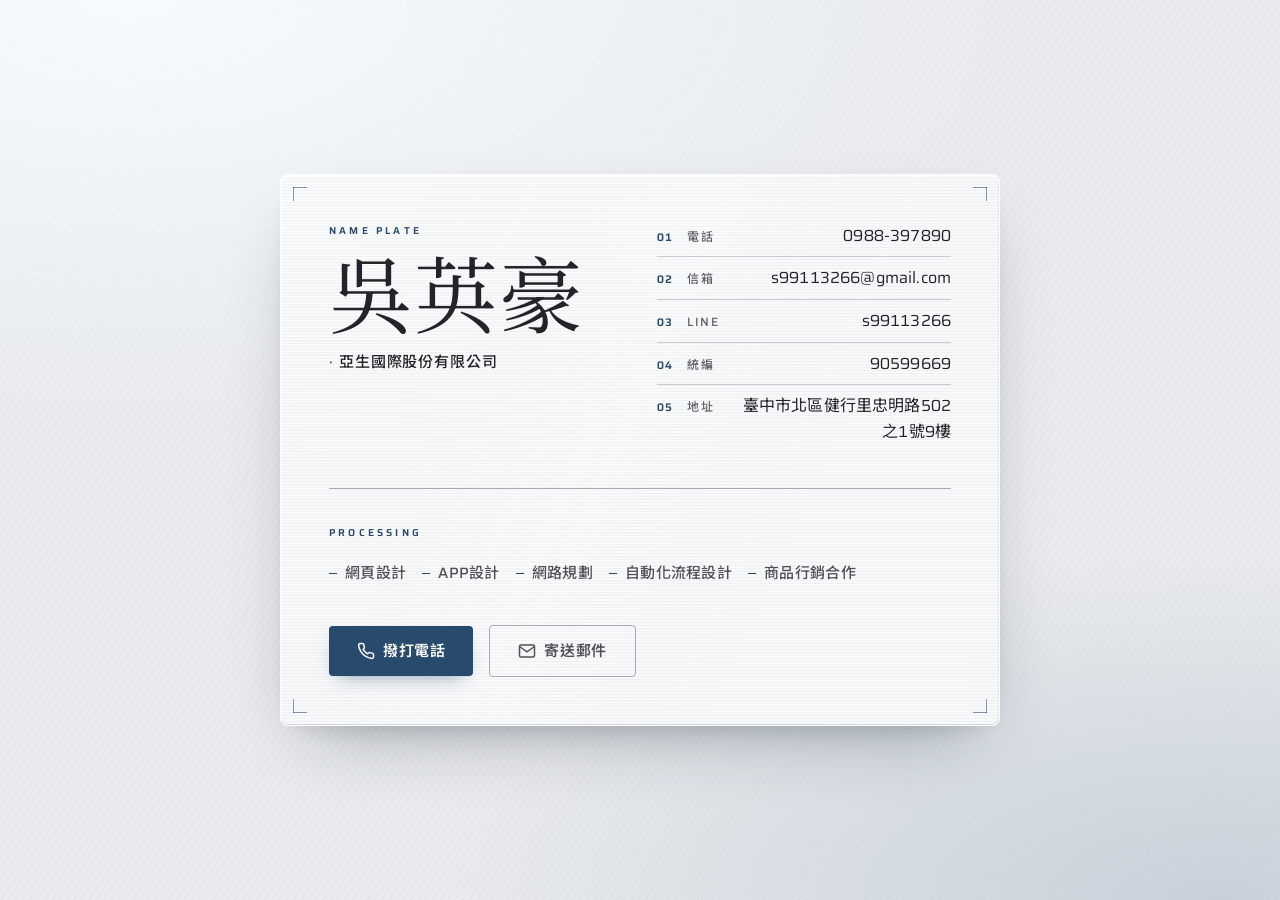
<file: index.html>
<!DOCTYPE html>
<html lang="zh-TW">
<head>
  <!-- 文件編碼與響應式設定 -->
  <meta charset="UTF-8">
  <meta name="viewport" content="width=device-width, initial-scale=1.0">
  <title>數位名片</title>
  <meta name="description" content="">
  <meta name="keywords" content="">
  <meta name="author" content="">
  <meta property="og:title" content="">
  <meta property="og:description" content="">
  <meta property="og:image" content="">
  <meta property="og:type" content="">
  <meta property="og:url" content="">
  <meta name="twitter:card" content="">
  <meta name="twitter:title" content="">
  <meta name="twitter:description" content="">
  <meta name="twitter:image" content="">

  <!-- Google Fonts：Bree Serif、Saira、Noto Serif TC、Noto Sans TC -->
  <link rel="preconnect" href="https://fonts.googleapis.com">
  <link rel="preconnect" href="https://fonts.gstatic.com" crossorigin>
  <link href="https://fonts.googleapis.com/css2?family=Bree+Serif&family=Noto+Sans+TC:wght@400;500;600;700&family=Noto+Serif+TC:wght@400;600;700&family=Saira:wght@400;500;600;700&display=swap" rel="stylesheet">

  <!-- 名片系統樣式 -->
  <link rel="stylesheet" href="assets/css/main.css">
</head>
<body>
  <!-- 名片舞台 -->
  <main class="card-stage" aria-label="數位名片">
    <article class="nameplate" id="nameplate">
      <!-- 四角 CNC 定位標記 -->
      <span class="np-tick np-tick-tl" aria-hidden="true"></span>
      <span class="np-tick np-tick-tr" aria-hidden="true"></span>
      <span class="np-tick np-tick-bl" aria-hidden="true"></span>
      <span class="np-tick np-tick-br" aria-hidden="true"></span>

      <!-- 主體：不對稱雙欄 -->
      <div class="np-grid">
        <!-- 左欄：姓名銘牌（視覺重心） -->
        <header class="np-identity">
          <p class="np-mark" aria-hidden="true">NAME PLATE</p>
          <h1 class="np-name" id="cardName"></h1>
          <p class="np-role"><span id="cardTitle"></span> · <span id="cardCompany"></span></p>
        </header>

        <!-- 右欄：聯絡規格表 -->
        <section class="np-spec" aria-label="聯絡方式">
          <ol class="np-spec-list">
            <li class="np-spec-row" data-key="phone">
              <span class="np-spec-no">01</span>
              <span class="np-spec-key">電話</span>
              <a class="np-spec-val" id="cardPhone" href="#"></a>
            </li>
            <li class="np-spec-row" data-key="fax">
              <span class="np-spec-no">02</span>
              <span class="np-spec-key">傳真</span>
              <span class="np-spec-val" id="cardFax"></span>
            </li>
            <li class="np-spec-row" data-key="email">
              <span class="np-spec-no">03</span>
              <span class="np-spec-key">信箱</span>
              <a class="np-spec-val" id="cardEmail" href="#"></a>
            </li>
            <li class="np-spec-row" data-key="line_id">
              <span class="np-spec-no">04</span>
              <span class="np-spec-key">Line</span>
              <span class="np-spec-val" id="cardLineId"></span>
            </li>
            <li class="np-spec-row" data-key="tax_id">
              <span class="np-spec-no">05</span>
              <span class="np-spec-key">統編</span>
              <span class="np-spec-val" id="cardTaxId"></span>
            </li>
            <li class="np-spec-row" data-key="address">
              <span class="np-spec-no">06</span>
              <span class="np-spec-key">地址</span>
              <span class="np-spec-val" id="cardAddress"></span>
            </li>
          </ol>
        </section>
      </div>

      <!-- 服務項目：横向規格帶 -->
      <section class="np-services" aria-label="服務項目">
        <p class="np-services-mark" aria-hidden="true">PROCESSING</p>
        <ul class="np-services-list" id="cardServicesList">
        </ul>
      </section>

      <!-- 行動區 -->
      <footer class="np-actions">
        <a class="btn btn-primary" id="actionCall" href="#" role="button">
          <svg width="18" height="18" viewBox="0 0 24 24" fill="none" stroke="currentColor" stroke-width="2" aria-hidden="true">
            <path d="M22 16.92v3a2 2 0 0 1-2.18 2 19.79 19.79 0 0 1-8.63-3.07 19.5 19.5 0 0 1-6-6 19.79 19.79 0 0 1-3.07-8.67A2 2 0 0 1 4.11 2h3a2 2 0 0 1 2 1.72 12.84 12.84 0 0 0 .7 2.81 2 2 0 0 1-.45 2.11L8.09 9.91a16 16 0 0 0 6 6l1.27-1.27a2 2 0 0 1 2.11-.45 12.84 12.84 0 0 0 2.81.7A2 2 0 0 1 22 16.92z"/>
          </svg>
          撥打電話
        </a>
        <a class="btn btn-ghost" id="actionEmail" href="#" role="button">
          <svg width="18" height="18" viewBox="0 0 24 24" fill="none" stroke="currentColor" stroke-width="2" aria-hidden="true">
            <path d="M4 4h16c1.1 0 2 .9 2 2v12c0 1.1-.9 2-2 2H4c-1.1 0-2-.9-2-2V6c0-1.1.9-2 2-2z"/>
            <polyline points="22,6 12,13 2,6"/>
          </svg>
          寄送郵件
        </a>
      </footer>
    </article>
  </main>

  <!-- 載入通用工具與名片邏輯（不再使用 API，由 main.js 讀取 mock-data.json） -->
  <script src="assets/js/utils.js"></script>
  <script src="assets/js/main.js"></script>
</body>
</html>
</file>
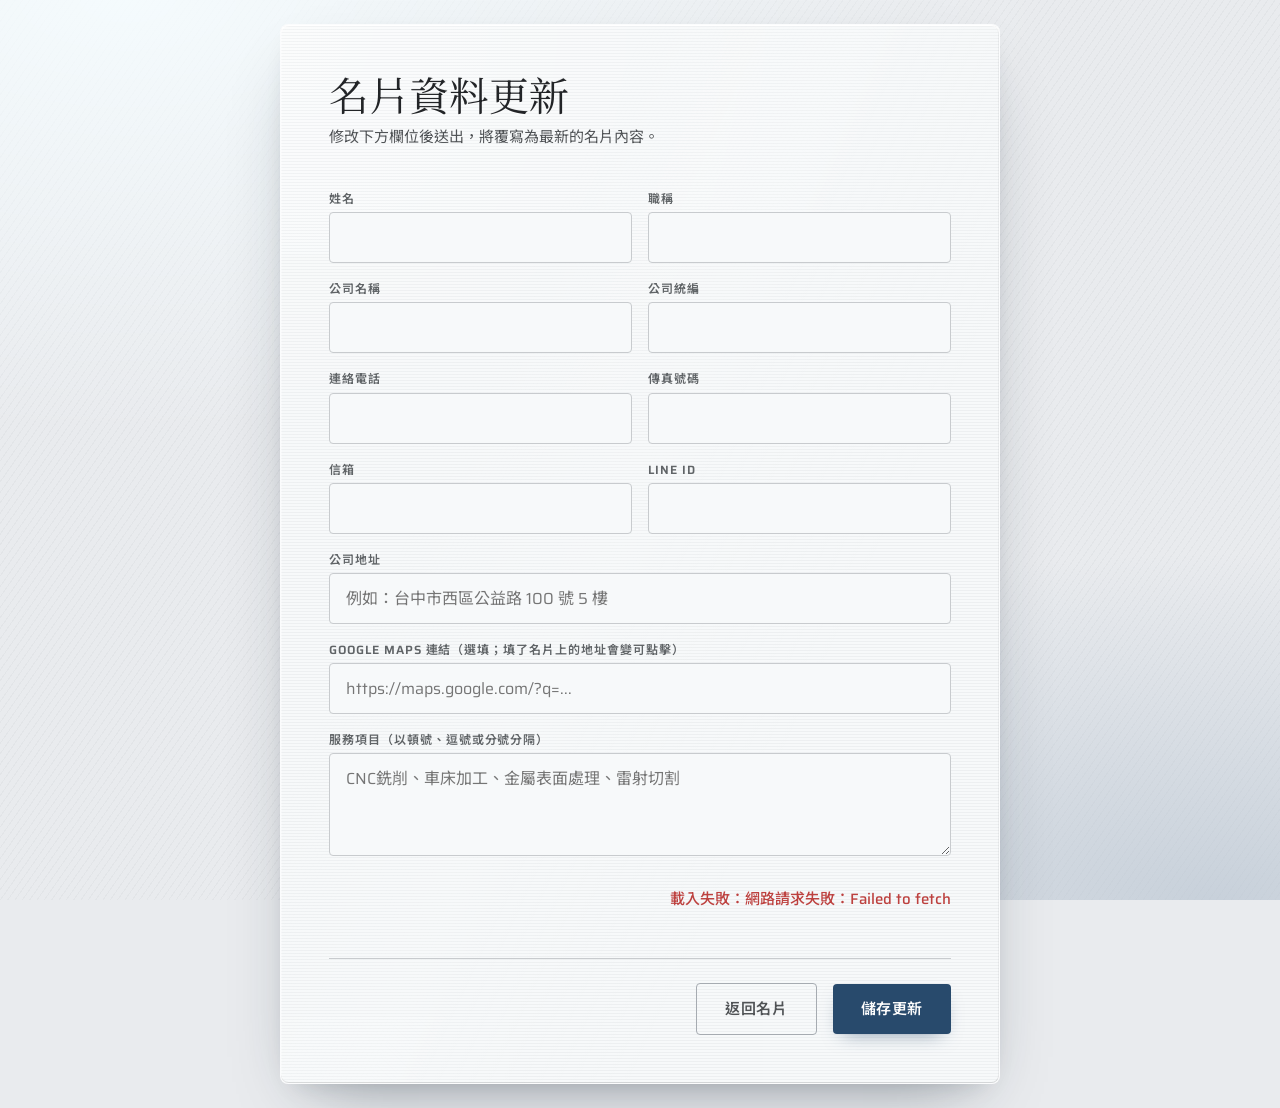
<file: update.html>
<!DOCTYPE html>
<html lang="zh-TW">
<head>
  <meta charset="UTF-8">
  <meta name="viewport" content="width=device-width, initial-scale=1.0">
  <title>名片資料更新</title>
  <meta name="description" content="更新數位名片資料。">

  <!-- Google Fonts -->
  <link rel="preconnect" href="https://fonts.googleapis.com">
  <link rel="preconnect" href="https://fonts.gstatic.com" crossorigin>
  <link href="https://fonts.googleapis.com/css2?family=Bree+Serif&family=Noto+Sans+TC:wght@400;500;600;700&family=Noto+Serif+TC:wght@400;600;700&family=Saira:wght@400;500;600;700&display=swap" rel="stylesheet">

  <!-- 名片系統樣式 -->
  <link rel="stylesheet" href="assets/css/main.css">

  <!-- 更新頁面專屬樣式 -->
  <style>
    .update-stage {
      width: 100%;
      max-width: 720px;
    }

    .update-card {
      position: relative;
      background-color: var(--color-surface);
      border: 1px solid oklch(100% 0 0 / 0.55);
      border-radius: var(--radius-plate);
      padding: clamp(1.75rem, 5vw, 3rem);
      box-shadow: var(--shadow-plate);
      overflow: hidden;
    }

    .update-card::before {
      content: "";
      position: absolute;
      inset: 0;
      pointer-events: none;
      background:
        linear-gradient(115deg, transparent 30%, oklch(100% 0 0 / 0.18) 48%, oklch(100% 0 0 / 0.05) 52%, transparent 70%),
        repeating-linear-gradient(0deg, oklch(82% 0.006 250 / 0.18) 0 1px, transparent 1px 3px),
        radial-gradient(140% 100% at 0% 0%, oklch(100% 0 0 / 0.5), transparent 55%);
      opacity: 0.9;
    }

    .update-card::after {
      content: "";
      position: absolute;
      inset: 0;
      border-radius: inherit;
      pointer-events: none;
      box-shadow:
        inset 0 1px 0 oklch(100% 0 0 / 0.85),
        inset 0 -1px 0 oklch(0% 0 0 / 0.08),
        inset 1px 0 0 oklch(100% 0 0 / 0.35),
        inset -1px 0 0 oklch(0% 0 0 / 0.05);
    }

    .update-header {
      position: relative;
      z-index: 1;
      margin-bottom: var(--space-xl);
    }

    .update-title {
      font-family: var(--font-display);
      font-size: clamp(1.75rem, 5vw, 2.5rem);
      font-weight: 400;
      line-height: 1.1;
      color: var(--color-ink);
      margin: 0 0 var(--space-sm);
      text-shadow:
        0 1px 0 oklch(100% 0 0 / 0.65),
        0 -1px 0 oklch(0% 0 0 / 0.04);
    }

    .update-subtitle {
      font-family: var(--font-body);
      font-size: 0.9375rem;
      color: var(--color-ink-muted);
      margin: 0;
    }

    .update-form {
      position: relative;
      z-index: 1;
      display: grid;
      grid-template-columns: repeat(2, minmax(0, 1fr));
      gap: var(--space-md);
    }

    .form-group {
      display: flex;
      flex-direction: column;
      gap: var(--space-xs);
    }

    .form-group.full-width {
      grid-column: 1 / -1;
    }

    .form-label {
      font-family: var(--font-body);
      font-size: 0.75rem;
      font-weight: 600;
      letter-spacing: 0.08em;
      text-transform: uppercase;
      color: var(--color-ink-subtle);
    }

    .form-input,
    .form-textarea {
      width: 100%;
      padding: 0.75rem 1rem;
      font-family: var(--font-body);
      font-size: 1rem;
      color: var(--color-ink);
      background-color: var(--color-surface);
      border: 1px solid var(--color-border);
      border-radius: var(--radius-btn);
      transition:
        border-color var(--duration-fast) var(--ease-out-quart),
        box-shadow var(--duration-fast) var(--ease-out-quart);
    }

    .form-input:hover,
    .form-textarea:hover {
      border-color: var(--color-border-subtle);
    }

    .form-input:focus,
    .form-textarea:focus {
      outline: none;
      border-color: var(--color-primary-soft);
      box-shadow: 0 0 0 3px oklch(50% 0.08 250 / 0.12);
    }

    .form-textarea {
      min-height: 5rem;
      resize: vertical;
      line-height: 1.6;
    }

    .form-actions {
      grid-column: 1 / -1;
      display: flex;
      flex-wrap: wrap;
      align-items: center;
      justify-content: flex-end;
      gap: var(--space-md);
      margin-top: var(--space-md);
      padding-top: var(--space-lg);
      border-top: 1px solid var(--color-border);
    }

    .form-message {
      grid-column: 1 / -1;
      min-height: 1.5rem;
      font-family: var(--font-body);
      font-size: 0.9375rem;
      font-weight: 500;
      text-align: right;
    }

    .form-message.success { color: oklch(50% 0.1 145); }
    .form-message.error   { color: oklch(55% 0.16 25); }

    .is-loading {
      opacity: 0.7;
      pointer-events: none;
    }

    .spinner {
      display: inline-block;
      width: 1rem;
      height: 1rem;
      border: 2px solid currentColor;
      border-right-color: transparent;
      border-radius: 50%;
      animation: spin 0.75s linear infinite;
      margin-right: var(--space-sm);
      vertical-align: text-bottom;
    }

    @keyframes spin {
      to { transform: rotate(360deg); }
    }

    @media (max-width: 620px) {
      .update-form {
        grid-template-columns: 1fr;
      }

      .form-actions {
        flex-direction: column;
        align-items: stretch;
      }

      .btn {
        width: 100%;
      }
    }
  </style>
</head>
<body>
  <main class="update-stage" aria-label="名片資料更新">
    <article class="update-card" id="updateCard">
      <header class="update-header">
        <h1 class="update-title">名片資料更新</h1>
        <p class="update-subtitle">修改下方欄位後送出，將覆寫為最新的名片內容。</p>
      </header>

      <form class="update-form" id="cardUpdateForm" novalidate>
        <div class="form-group">
          <label class="form-label" for="fieldName">姓名</label>
          <input class="form-input" id="fieldName" name="name" type="text" required>
        </div>

        <div class="form-group">
          <label class="form-label" for="fieldTitle">職稱</label>
          <input class="form-input" id="fieldTitle" name="title" type="text" required>
        </div>

        <div class="form-group">
          <label class="form-label" for="fieldCompany">公司名稱</label>
          <input class="form-input" id="fieldCompany" name="company" type="text" required>
        </div>

        <div class="form-group">
          <label class="form-label" for="fieldTaxId">公司統編</label>
          <input class="form-input" id="fieldTaxId" name="tax_id" type="text" inputmode="numeric">
        </div>

        <div class="form-group">
          <label class="form-label" for="fieldPhone">連絡電話</label>
          <input class="form-input" id="fieldPhone" name="phone" type="tel">
        </div>

        <div class="form-group">
          <label class="form-label" for="fieldFax">傳真號碼</label>
          <input class="form-input" id="fieldFax" name="fax" type="tel">
        </div>

        <div class="form-group">
          <label class="form-label" for="fieldEmail">信箱</label>
          <input class="form-input" id="fieldEmail" name="email" type="email">
        </div>

        <div class="form-group">
          <label class="form-label" for="fieldLineId">Line ID</label>
          <input class="form-input" id="fieldLineId" name="line_id" type="text">
        </div>

        <div class="form-group full-width">
          <label class="form-label" for="fieldAddress">公司地址</label>
          <input class="form-input" id="fieldAddress" name="address" type="text" placeholder="例如：台中市西區公益路 100 號 5 樓">
        </div>

        <div class="form-group full-width">
          <label class="form-label" for="fieldMapUrl">Google Maps 連結（選填；填了名片上的地址會變可點擊）</label>
          <input class="form-input" id="fieldMapUrl" name="map_url" type="url" placeholder="https://maps.google.com/?q=...">
        </div>

        <div class="form-group full-width">
          <label class="form-label" for="fieldServices">服務項目（以頓號、逗號或分號分隔）</label>
          <textarea class="form-textarea" id="fieldServices" name="services" rows="3" placeholder="CNC銑削、車床加工、金屬表面處理、雷射切割"></textarea>
        </div>

        <p class="form-message" id="formMessage" aria-live="polite"></p>

        <div class="form-actions">
          <a class="btn btn-ghost" href="index.html" role="button">返回名片</a>
          <button class="btn btn-primary" id="submitBtn" type="submit">儲存更新</button>
        </div>
      </form>
    </article>
  </main>

  <script src="assets/js/utils.js"></script>
  <script src="assets/js/api.js"></script>
  <script src="assets/js/update.js"></script>
</body>
</html>
</file>
<file: assets/css/main.css>
/*
 * main.css
 * 名片系統視覺樣式（金屬工單銘牌版）
 * 風格：拉絲鋁底、石墨藍、不對稱規格表、CNC 定位標記
 * 核心概念：名片像一塊銑刻的拉絲鋁銘牌，左側姓名為視覺重心，右側聯絡規格表對齊如工單
 */

/* ================================
 * 1. 設計權杖（Design Tokens）
 * ================================ */
:root {
  /* 色彩：拉絲鋁淺底 + 石墨藍強調（OKLCH） */
  --color-bg: oklch(94% 0.004 250);
  --color-bg-deep: oklch(86% 0.008 250);
  --color-surface: oklch(98% 0.003 250);
  --color-surface-elevated: oklch(96% 0.004 250);
  --color-ink: oklch(26% 0.006 250);
  --color-ink-muted: oklch(44% 0.007 250);
  --color-ink-subtle: oklch(50% 0.007 250);
  --color-primary: oklch(40% 0.07 250);
  --color-primary-soft: oklch(50% 0.08 250);
  --color-primary-deep: oklch(33% 0.06 250);
  --color-accent: oklch(58% 0.015 250);
  --color-border: oklch(84% 0.006 250);
  --color-border-subtle: oklch(74% 0.01 250);
  --color-highlight: oklch(100% 0 0 / 0.7);

  /* 字體 */
  --font-display: "Bree Serif", "Noto Serif TC", Georgia, serif;
  --font-body: "Saira", "Noto Sans TC", "PingFang TC", sans-serif;

  /* 字階 */
  --text-display: clamp(3rem, 9vw, 5.25rem);
  --text-role: clamp(0.8125rem, 2vw, 0.9375rem);
  --text-spec-key: 0.75rem;
  --text-spec-val: 1rem;
  --text-spec-no: 0.6875rem;
  --text-mark: 0.625rem;

  /* 間距 */
  --space-xs: 0.25rem;
  --space-sm: 0.5rem;
  --space-md: 1rem;
  --space-lg: 1.5rem;
  --space-xl: 2.5rem;
  --space-xxl: 4rem;

  /* 圓角：銘牌略寬，規格表無圓角 */
  --radius-plate: 8px;
  --radius-chip: 3px;
  --radius-btn: 4px;

  /* 動效 */
  --ease-out-expo: cubic-bezier(0.16, 1, 0.3, 1);
  --ease-out-quart: cubic-bezier(0.25, 1, 0.5, 1);
  --duration-fast: 200ms;
  --duration-base: 400ms;
  --duration-slow: 700ms;

  /* 銘牌浮起陰影：克制、偏冷 */
  --shadow-plate:
    0 1px 0 oklch(100% 0 0 / 0.9) inset,
    0 -1px 0 oklch(0% 0 0 / 0.04) inset,
    0 30px 70px -32px oklch(25% 0.03 250 / 0.42),
    0 10px 26px -16px oklch(25% 0.03 250 / 0.22);
  --shadow-plate-hover:
    0 1px 0 oklch(100% 0 0 / 0.95) inset,
    0 -1px 0 oklch(0% 0 0 / 0.05) inset,
    0 40px 90px -34px oklch(25% 0.03 250 / 0.5),
    0 14px 32px -16px oklch(25% 0.03 250 / 0.26);
}

/* ================================
 * 2. 基礎重置
 * ================================ */
*,
*::before,
*::after {
  box-sizing: border-box;
}

html {
  -webkit-font-smoothing: antialiased;
  -moz-osx-font-smoothing: grayscale;
}

body {
  margin: 0;
  min-height: 100vh;
  font-family: var(--font-body);
  font-size: 1rem;
  line-height: 1.6;
  color: var(--color-ink);
  display: flex;
  flex-direction: column;
  align-items: center;
  justify-content: center;
  padding: var(--space-lg) var(--space-md);
  /* 拉絲鋁底：冷光漸層 + 細微拉絲紋 */
  background-color: var(--color-bg);
  background-image:
    radial-gradient(120% 80% at 10% 0%, oklch(99% 0.012 250 / 0.9), transparent 60%),
    radial-gradient(110% 70% at 95% 100%, oklch(82% 0.022 250 / 0.7), transparent 55%),
    repeating-linear-gradient(125deg, oklch(90% 0.005 250 / 0.5) 0 1px, transparent 1px 6px);
  background-attachment: fixed;
}

/* ================================
 * 3. 名片舞台與入場動畫
 * ================================ */
.card-stage {
  width: 100%;
  max-width: 720px;
  perspective: 1400px;
}

.nameplate {
  opacity: 0;
  transform: rotateX(6deg) translateY(36px) scale(0.985);
  transform-origin: center top;
  transition:
    opacity var(--duration-slow) var(--ease-out-expo),
    transform var(--duration-slow) var(--ease-out-expo),
    box-shadow var(--duration-base) var(--ease-out-quart);
}

.nameplate.is-revealed {
  opacity: 1;
  transform: rotateX(0) translateY(0) scale(1);
}

.nameplate.is-revealed .np-identity,
.nameplate.is-revealed .np-spec,
.nameplate.is-revealed .np-services,
.nameplate.is-revealed .np-actions {
  opacity: 1;
  transform: translateY(0);
}

.nameplate .np-identity,
.nameplate .np-spec,
.nameplate .np-services,
.nameplate .np-actions {
  opacity: 0;
  transform: translateY(18px);
  transition:
    opacity var(--duration-base) var(--ease-out-expo),
    transform var(--duration-base) var(--ease-out-expo);
}

.nameplate.is-revealed .np-identity { transition-delay: 120ms; }
.nameplate.is-revealed .np-spec     { transition-delay: 220ms; }
.nameplate.is-revealed .np-services { transition-delay: 340ms; }
.nameplate.is-revealed .np-actions  { transition-delay: 460ms; }

/* ================================
 * 4. 拉絲鋁銘牌本體
 * ================================ */
.nameplate {
  position: relative;
  background-color: var(--color-surface);
  border: 1px solid oklch(100% 0 0 / 0.55);
  border-radius: var(--radius-plate);
  padding: clamp(1.75rem, 5vw, 3rem);
  overflow: hidden;
  box-shadow: var(--shadow-plate);
}

/* 預設可見（無頭瀏覽器 / reduced motion 退化） */
.nameplate .np-identity,
.nameplate .np-spec,
.nameplate .np-services,
.nameplate .np-actions {
  opacity: 1;
  transform: translateY(0);
}

/* 拉絲鋁紋理層：更明顯的橫向拉絲 */
.nameplate::before {
  content: "";
  position: absolute;
  inset: 0;
  pointer-events: none;
  background:
    /* 對角冷光：模擬光線打在金屬上的反光帶 */
    linear-gradient(115deg, transparent 30%, oklch(100% 0 0 / 0.18) 48%, oklch(100% 0 0 / 0.05) 52%, transparent 70%),
    /* 拉絲紋 */
    repeating-linear-gradient(0deg, oklch(82% 0.006 250 / 0.18) 0 1px, transparent 1px 3px),
    /* 底層冷光漸層 */
    radial-gradient(140% 100% at 0% 0%, oklch(100% 0 0 / 0.5), transparent 55%);
  opacity: 0.9;
}

/* 邊緣倒角高光：頂部亮、底部暗，模擬金屬板邊緣 */
.nameplate::after {
  content: "";
  position: absolute;
  inset: 0;
  border-radius: inherit;
  pointer-events: none;
  box-shadow:
    inset 0 1px 0 oklch(100% 0 0 / 0.85),
    inset 0 -1px 0 oklch(0% 0 0 / 0.08),
    inset 1px 0 0 oklch(100% 0 0 / 0.35),
    inset -1px 0 0 oklch(0% 0 0 / 0.05);
}

.nameplate:hover {
  box-shadow: var(--shadow-plate-hover);
  transform: translateY(-2px);
}

/* ================================
 * 5. CNC 四角定位標記
 * ================================ */
.np-tick {
  position: absolute;
  width: 14px;
  height: 14px;
  pointer-events: none;
  z-index: 2;
}

.np-tick::before,
.np-tick::after {
  content: "";
  position: absolute;
  background-color: var(--color-primary);
  opacity: 0.55;
}

.np-tick::before { width: 14px; height: 1px; }
.np-tick::after  { width: 1px; height: 14px; }

.np-tick-tl { top: 12px; left: 12px; }
.np-tick-tr { top: 12px; right: 12px; }
.np-tick-bl { bottom: 12px; left: 12px; }
.np-tick-br { bottom: 12px; right: 12px; }

.np-tick-tl::before, .np-tick-tl::after { top: 0; left: 0; }
.np-tick-tr::before, .np-tick-tr::after { top: 0; right: 0; }
.np-tick-bl::before, .np-tick-bl::after { bottom: 0; left: 0; }
.np-tick-br::before, .np-tick-br::after { bottom: 0; right: 0; }

/* ================================
 * 6. 不對稱雙欄主體
 * ================================ */
.np-grid {
  position: relative;
  z-index: 1;
  display: grid;
  grid-template-columns: minmax(0, 1fr) minmax(0, 1.05fr);
  gap: clamp(1.5rem, 4vw, 3rem);
  align-items: start;
  padding-bottom: clamp(1.5rem, 4vw, 2.25rem);
  margin-bottom: clamp(1.5rem, 4vw, 2.25rem);
  border-bottom: 1px solid var(--color-border-subtle);
}

/* 左欄：姓名銘牌（視覺重心） */
.np-identity {
  position: relative;
  z-index: 1;
}

.np-mark {
  font-family: var(--font-body);
  font-size: var(--text-mark);
  font-weight: 600;
  letter-spacing: 0.32em;
  text-transform: uppercase;
  color: var(--color-primary);
  margin: 0 0 var(--space-md);
}

.np-name {
  font-family: var(--font-display);
  font-size: var(--text-display);
  font-weight: 400;
  line-height: 0.95;
  letter-spacing: 0.01em;
  color: var(--color-ink);
  margin: 0 0 var(--space-md);
  text-wrap: balance;
  /* 銑刻效果：頂部高光、底部微暗，像刻入金屬 */
  text-shadow:
    0 1px 0 oklch(100% 0 0 / 0.65),
    0 -1px 0 oklch(0% 0 0 / 0.04);
}

.np-role {
  font-family: var(--font-body);
  font-size: var(--text-role);
  font-weight: 500;
  letter-spacing: 0.06em;
  color: var(--color-ink-muted);
  margin: 0;
  line-height: 1.5;
}

.np-role span {
  color: var(--color-ink);
}

/* ================================
 * 7. 右欄：聯絡規格表（工單感）
 * ================================ */
.np-spec {
  position: relative;
  z-index: 1;
  align-self: stretch;
  display: flex;
  flex-direction: column;
  justify-content: center;
}

.np-spec-list {
  list-style: none;
  margin: 0;
  padding: 0;
  counter-reset: spec;
}

.np-spec-row {
  display: grid;
  grid-template-columns: 22px 40px minmax(0, 1fr);
  align-items: baseline;
  column-gap: var(--space-sm);
  row-gap: 0;
  padding: var(--space-sm) 0;
  border-bottom: 1px solid var(--color-border);
}

.np-spec-row:last-child {
  border-bottom: none;
}

.np-spec-row:first-child {
  padding-top: 0;
}

.np-spec-no {
  font-family: var(--font-body);
  font-size: var(--text-spec-no);
  font-weight: 600;
  letter-spacing: 0.08em;
  color: var(--color-primary);
  font-variant-numeric: tabular-nums;
}

.np-spec-key {
  font-family: var(--font-body);
  font-size: var(--text-spec-key);
  font-weight: 500;
  letter-spacing: 0.14em;
  text-transform: uppercase;
  color: var(--color-ink-subtle);
}

.np-spec-val {
  font-family: var(--font-body);
  font-size: var(--text-spec-val);
  font-weight: 400;
  letter-spacing: 0.01em;
  color: var(--color-ink);
  text-decoration: none;
  word-break: break-all;
  overflow-wrap: anywhere;
  min-width: 0;
  text-align: right;
  transition: color var(--duration-fast) var(--ease-out-quart);
  font-variant-numeric: tabular-nums;
}

a.np-spec-val:hover {
  color: var(--color-primary);
}

a.np-spec-val:focus-visible {
  outline: 2px solid var(--color-primary-soft);
  outline-offset: 2px;
  border-radius: 2px;
}

/* ================================
 * 8. 服務項目：横向規格帶
 * ================================ */
.np-services {
  position: relative;
  z-index: 1;
  margin-bottom: clamp(1.5rem, 4vw, 2.25rem);
}

.np-services-mark {
  font-family: var(--font-body);
  font-size: var(--text-mark);
  font-weight: 600;
  letter-spacing: 0.32em;
  text-transform: uppercase;
  color: var(--color-primary);
  margin: 0 0 var(--space-md);
}

.np-services-list {
  display: flex;
  flex-wrap: wrap;
  gap: var(--space-sm) var(--space-md);
  margin: 0;
  padding: 0;
  list-style: none;
}

.np-service-item {
  display: inline-flex;
  align-items: center;
  gap: var(--space-sm);
  padding: var(--space-xs) 0;
  font-family: var(--font-body);
  font-size: 0.9375rem;
  font-weight: 500;
  color: var(--color-ink-muted);
  letter-spacing: 0.02em;
}

.np-service-item::before {
  content: "";
  width: 8px;
  height: 1px;
  background-color: var(--color-primary);
  flex-shrink: 0;
}

/* ================================
 * 9. 行動區
 * ================================ */
.np-actions {
  position: relative;
  z-index: 1;
  display: flex;
  flex-wrap: wrap;
  align-items: center;
  gap: var(--space-md);
}

.btn {
  display: inline-flex;
  align-items: center;
  justify-content: center;
  gap: var(--space-sm);
  padding: 0.8125rem 1.75rem;
  font-family: var(--font-body);
  font-size: 0.9375rem;
  font-weight: 600;
  letter-spacing: 0.04em;
  text-decoration: none;
  border: none;
  border-radius: var(--radius-btn);
  cursor: pointer;
  transition:
    background-color var(--duration-fast) var(--ease-out-quart),
    color var(--duration-fast) var(--ease-out-quart),
    transform var(--duration-fast) var(--ease-out-quart),
    border-color var(--duration-fast) var(--ease-out-quart),
    box-shadow var(--duration-fast) var(--ease-out-quart);
}

.btn-primary {
  background-color: var(--color-primary);
  color: oklch(99% 0 0);
  box-shadow: 0 8px 20px -10px oklch(40% 0.07 250 / 0.6);
}

.btn-primary:hover {
  background-color: var(--color-primary-soft);
  transform: translateY(-1px);
  box-shadow: 0 12px 26px -10px oklch(40% 0.07 250 / 0.7);
}

.btn-primary:focus-visible {
  outline: 2px solid var(--color-primary-soft);
  outline-offset: 3px;
}

.btn-primary:active {
  transform: translateY(0);
  background-color: var(--color-primary-deep);
}

.btn-ghost {
  background-color: transparent;
  color: var(--color-ink-muted);
  border: 1px solid var(--color-border-subtle);
}

.btn-ghost:hover {
  color: var(--color-primary);
  border-color: var(--color-primary-soft);
}

.btn-ghost:focus-visible {
  outline: 2px solid var(--color-primary-soft);
  outline-offset: 3px;
}

/* ================================
 * 10. 空值狀態
 * ================================ */
.empty-value {
  color: var(--color-ink-subtle);
  font-style: italic;
}

/* ================================
 * 11. 響應式：手機堆疊
 * ================================ */
@media (max-width: 620px) {
  body {
    padding: var(--space-md) var(--space-sm);
    justify-content: flex-start;
  }

  .nameplate {
    padding: clamp(1.25rem, 6vw, 1.75rem);
  }

  .np-grid {
    grid-template-columns: 1fr;
    gap: clamp(1.5rem, 6vw, 2rem);
  }

  /* 手機上姓名仍是最大視覺，但收斂一階 */
  .np-name {
    line-height: 1;
  }

  /* 規格表在手機上：編號縮窄、key/value 仍對齊 */
  .np-spec-row {
    grid-template-columns: 20px 36px minmax(0, 1fr);
    column-gap: var(--space-xs);
  }

  .np-spec-val {
    text-align: right;
  }

  .np-actions {
    flex-direction: column;
    align-items: stretch;
  }

  .btn {
    width: 100%;
  }

  /* 手機上角標更靠邊 */
  .np-tick { width: 11px; height: 11px; }
  .np-tick::before { width: 11px; }
  .np-tick::after { height: 11px; }
  .np-tick-tl, .np-tick-tr { top: 9px; }
  .np-tick-bl, .np-tick-br { bottom: 9px; }
  .np-tick-tl, .np-tick-bl { left: 9px; }
  .np-tick-tr, .np-tick-br { right: 9px; }
}

/* ================================
 * 12. 減少動畫偏好
 * ================================ */
@media (prefers-reduced-motion: reduce) {
  .nameplate,
  .nameplate .np-identity,
  .nameplate .np-spec,
  .nameplate .np-services,
  .nameplate .np-actions,
  .btn,
  .np-service-item,
  a.np-spec-val {
    transition: none;
  }

  .nameplate,
  .nameplate .np-identity,
  .nameplate .np-spec,
  .nameplate .np-services,
  .nameplate .np-actions {
    opacity: 1;
    transform: none;
  }
}
</file>
